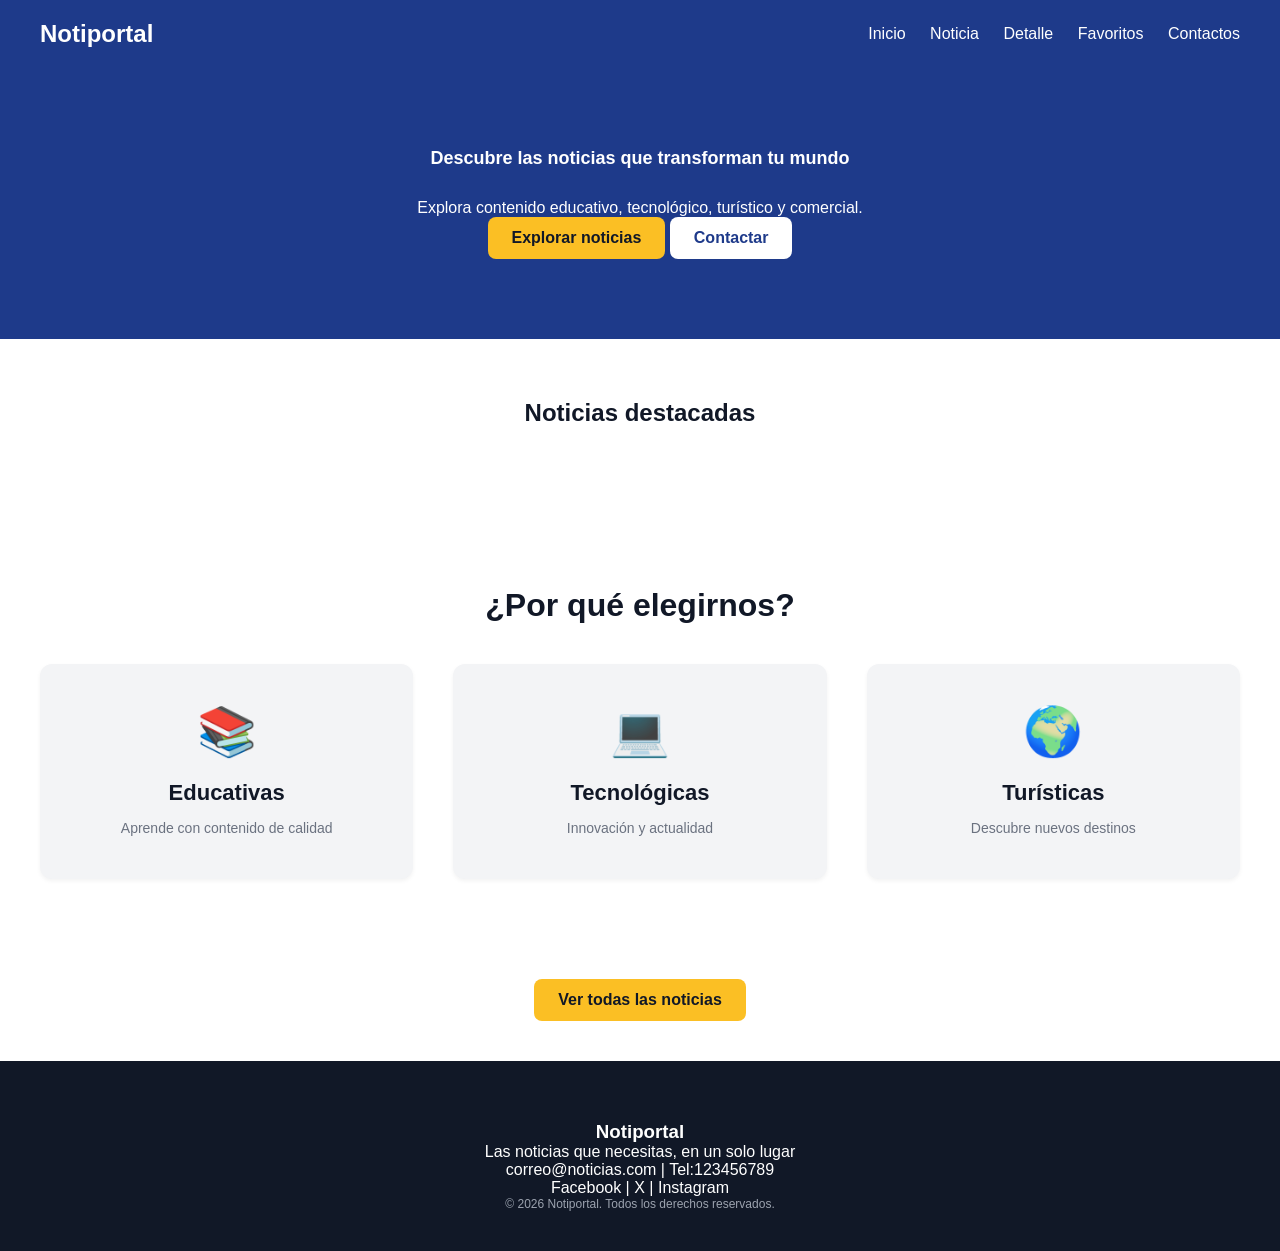
<file: index.html>
<!DOCTYPE html>
<html lang="es">

<head>
    <meta charset="UTF-8">
    <meta name="viewport" content="width=device-width, initial-scale=1.0">
    <title>Notiportal - Inicio</title>
      <link rel="stylesheet" href="css/styles.css"> 
</head>
<body>
<!-- HEADER -->
    <header class="header">
        <div class="logo">Notiportal</div>
        <nav class="menu">
            <a href="index.html"> Inicio</a>
            <a href="listado.html"> Noticia</a>
            <a href="detalle.html"> Detalle</a>
            <a href="favoritos.html"> Favoritos</a>
            <a href="contacto.html"> Contactos</a>
        </nav>
        
    </header>
        
<!-- HERO -->
 <section class="hero">
    <h1>Descubre las noticias que transforman tu mundo</h1>
    <p>Explora contenido educativo, tecnológico, turístico y comercial.</p>
    <div class="hero-botones">
        <a href="listado.html" class="btn-primario">Explorar noticias</a>
        <a href="contacto.html" class="btn-secundario">Contactar</a>
    </div>
    </section>
 <!-- NOTICIAS DESTACADAS -->
  <section class="noticias">
    <h2>Noticias destacadas</h2>
    <div class="grid-cards" id="contenedor-noticias">
<!-- Las cards se cargan dinámicamente desde JSON -->
    </div>
    </section>

<!-- ¿POR QUÉ ELEGIRNOS? -->   
 <section class="elegirnos">
    <h2>¿Por qué elegirnos?</h2>
    <div class="grid-elegirnos">
        <div class="bloque">
         <span class="icono">📚</span> 
         <h3>Educativas</h3>  
         <p>Aprende con contenido de calidad</p>
        </div>
        <div class="bloque">
            <span class="icono">💻</span>
            <h3>Tecnológicas</h3>
            <p>Innovación y actualidad</p>
        </div>
        <div class="bloque">
            <span class="icono">🌍</span>
            <h3>Turísticas</h3>
            <p>Descubre nuevos destinos</p>
        </div>
    </div>
 </section>

 
<!-- CTA FINAL -->
 <section class="cta-final"> 
<a href="listado.html" class="btn-primario"> Ver todas las noticias</a>
 </section>

<!-- FOOTER -->
 <footer class="footer">
    <div class="footer-contenido">
    </div>
    <h3>Notiportal</h3>
    <p>Las noticias que necesitas, en un solo lugar</p>
    <div>
    </div>
    <p>correo@noticias.com | Tel:123456789</p>
    <div>
    </div>
    <p>Facebook | X | Instagram</p>
    <div>
    </div>
    <p class="copyright">© 2026 Notiportal. Todos los derechos reservados.</p>
 </footer>
 <script src="js/app.js"></script>
 <script src="js/favoritos.js"></script>
</body>
</html>
</file>
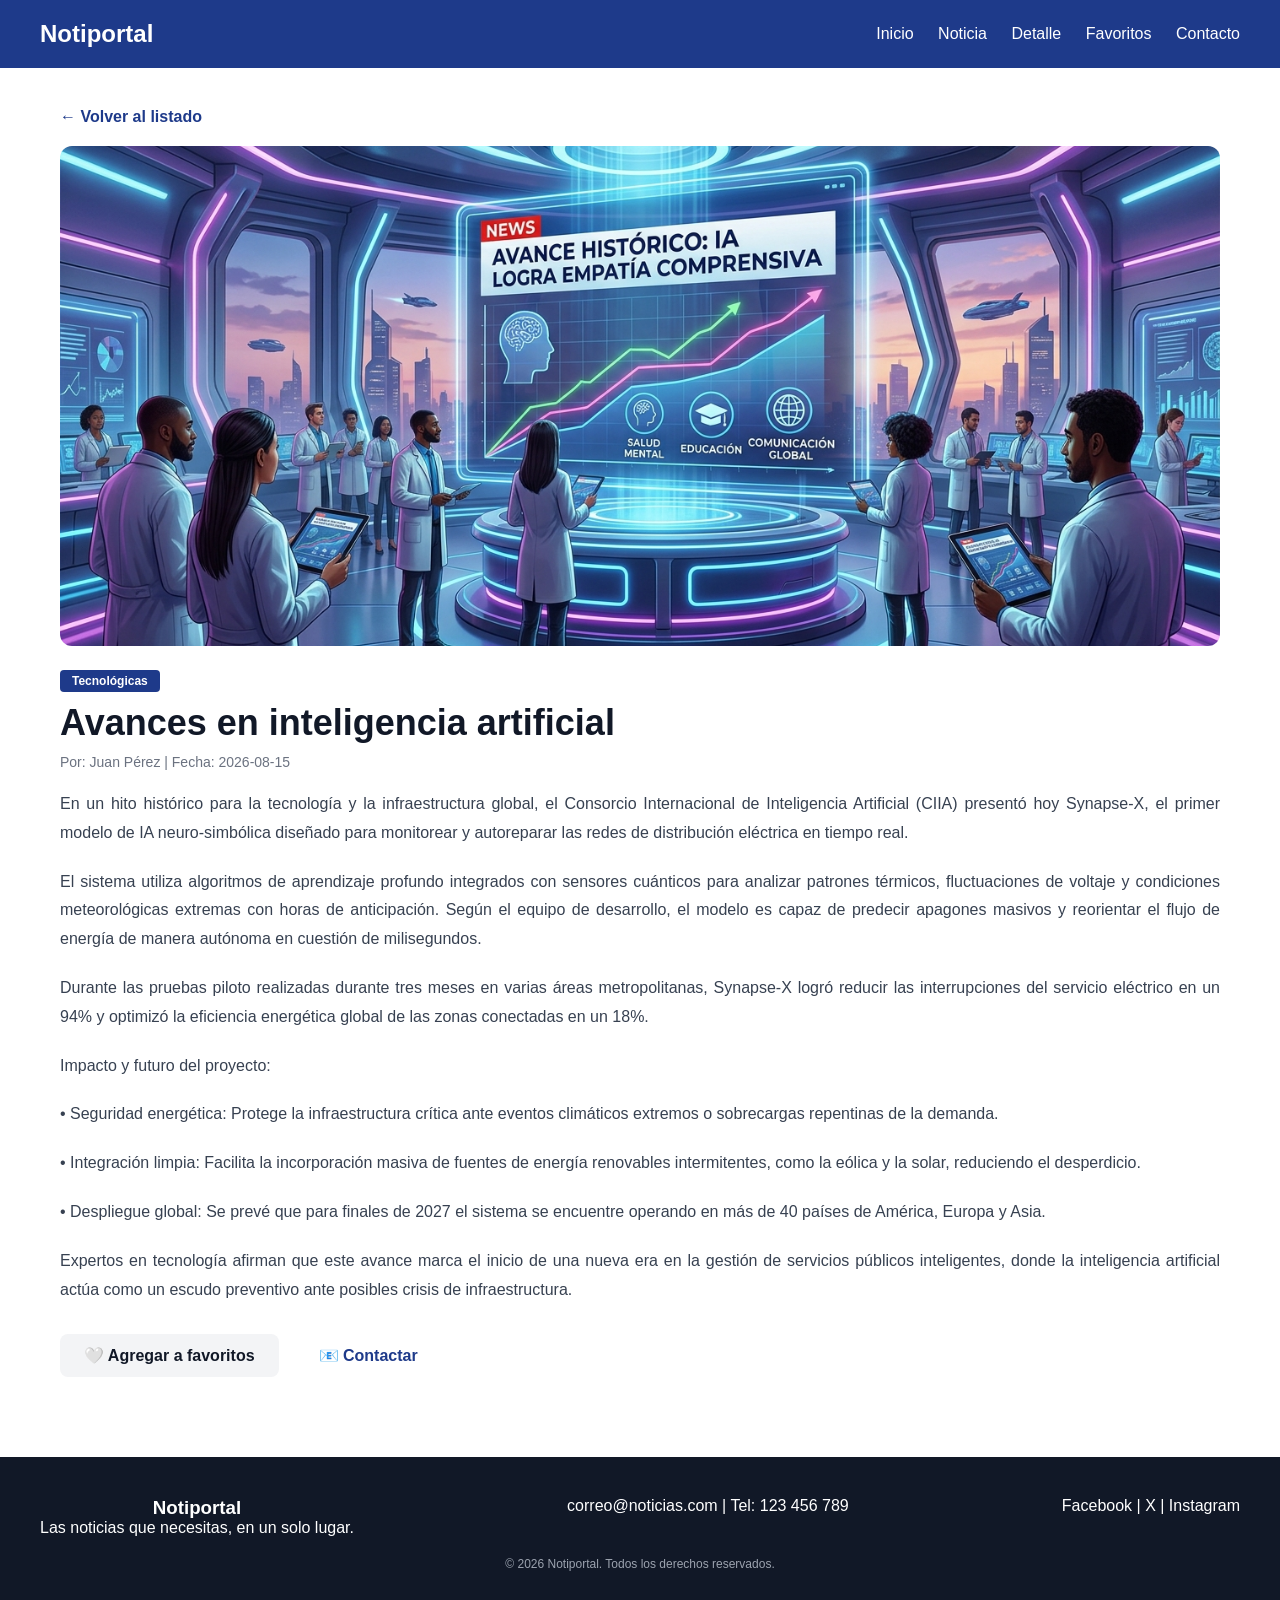
<file: detalle.html>
<!DOCTYPE html>
<html lang="es">
<head>
  <meta charset="UTF-8">
  <meta name="viewport" content="width=device-width, initial-scale=1.0">
  <title>Notiportal - Detalle de la Noticia</title>
  <link rel="stylesheet" href="css/styles.css">
</head>
<body>

  <!-- HEADER -->
  <header class="header">
    <div class="logo">Notiportal</div>
    <nav class="menu">
      <a href="index.html">Inicio</a>
      <a href="listado.html">Noticia</a>
      <a href="detalle.html">Detalle</a>
      <a href="favoritos.html">Favoritos</a>
      <a href="contacto.html">Contacto</a>
    </nav>
  </header>

  <!-- CONTENIDO DEL DETALLE -->
  <section class="detalle">
    <a href="listado.html" class="volver">← Volver al listado</a>
    <div id="detalle-contenido">
      <!-- El contenido se carga dinámicamente desde JSON -->
    </div>
  </section>

  <!-- FOOTER -->
  <footer class="footer">
    <div class="footer-contenido">
      <div>
        <h3>Notiportal</h3>
        <p>Las noticias que necesitas, en un solo lugar.</p>
      </div>
      <div>
        <p>correo@noticias.com | Tel: 123 456 789</p>
      </div>
      <div>
        <p>Facebook | X | Instagram</p>
      </div>
    </div>
    <p class="copyright">© 2026 Notiportal. Todos los derechos reservados.</p>
  </footer>

  <script src="js/app.js"></script>
  <script src="js/detalle.js"></script>
  <script src="js/favoritos.js"></script>
  <script src="js/detalle.js"></script>

</body>
</html>
</file>
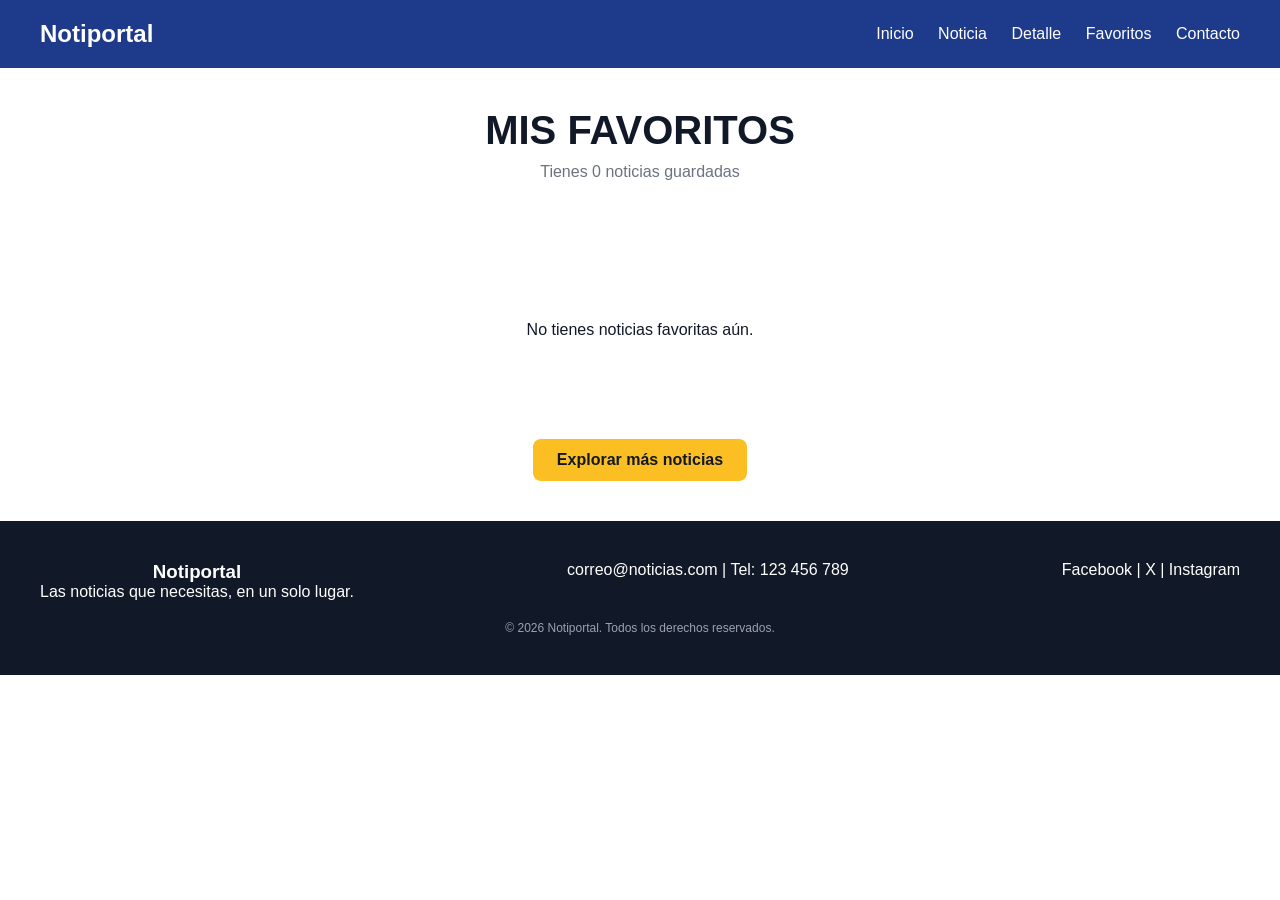
<file: favoritos.html>
<!DOCTYPE html>
<html lang="es">
<head>
  <meta charset="UTF-8">
  <meta name="viewport" content="width=device-width, initial-scale=1.0">
  <title>Notiportal - Mis Favoritos</title>
  <link rel="stylesheet" href="css/styles.css">
</head>
<body>

  <!-- HEADER -->
  <header class="header">
    <div class="logo">Notiportal</div>
    <nav class="menu">
      <a href="index.html">Inicio</a>
      <a href="listado.html">Noticia</a>
      <a href="detalle.html">Detalle</a>
      <a href="favoritos.html">Favoritos</a>
      <a href="contacto.html">Contacto</a>
    </nav>
  </header>

  <!-- TÍTULO -->
  <section class="titulo-seccion">
    <h1>MIS FAVORITOS</h1>
    <p id="contador-favoritos">Tienes 0 noticias guardadas</p>
  </section>

  <!-- GRID DE FAVORITOS -->
  <section class="noticias">
    <div class="grid-cards" id="contenedor-favoritos">
      <!-- Las cards favoritas se cargan dinámicamente -->
    </div>
  </section>

  <!-- CTA FINAL -->
  <section class="cta-final">
    <a href="listado.html" class="btn-primario">Explorar más noticias</a>   
  </section>

  <!-- FOOTER -->
  <footer class="footer">
    <div class="footer-contenido">
      <div>
        <h3>Notiportal</h3>
        <p>Las noticias que necesitas, en un solo lugar.</p>
      </div>
      <div>
        <p>correo@noticias.com | Tel: 123 456 789</p>
      </div>
      <div>
        <p>Facebook | X | Instagram</p>
      </div>
    </div>
    <p class="copyright">© 2026 Notiportal. Todos los derechos reservados.</p>
  </footer>

  <script src="js/app.js"></script>
  <script src="js/favoritos.js"></script>

</body>
</html>
</file>
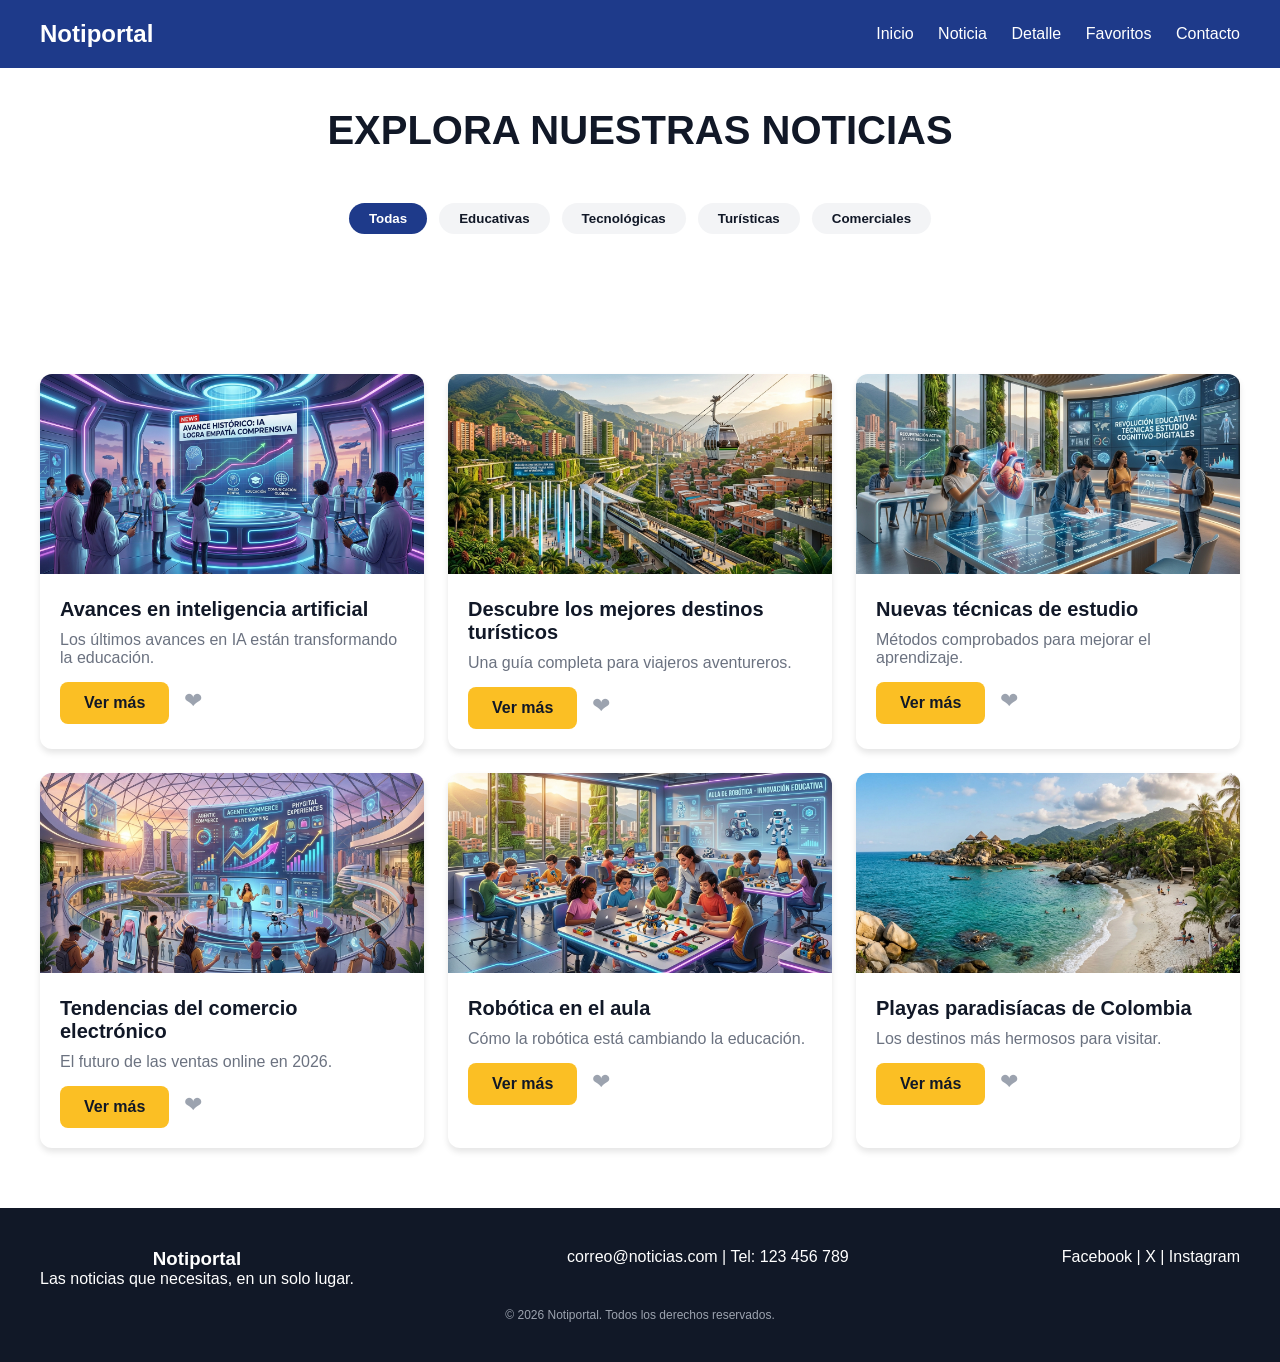
<file: listado.html>
<!DOCTYPE html>
<html lang="es">
<head>
  <meta charset="UTF-8">
  <meta name="viewport" content="width=device-width, initial-scale=1.0">
  <title>Notiportal - Listado de Noticias</title>
  <link rel="stylesheet" href="css/styles.css">
</head>
<body>

  <!-- HEADER -->
  <header class="header">
    <div class="logo">Notiportal</div>
    <nav class="menu">
      <a href="index.html">Inicio</a>
      <a href="listado.html">Noticia</a>
      <a href="detalle.html">Detalle</a>
      <a href="favoritos.html">Favoritos</a>
      <a href="contacto.html">Contacto</a>
    </nav>
  </header>

  <!-- TÍTULO -->
  <section class="titulo-seccion">
    <h1>EXPLORA NUESTRAS NOTICIAS</h1>
  </section>

  <!-- FILTROS -->
  <section class="filtros">
    <button class="filtro activo" data-categoria="todas">Todas</button>
    <button class="filtro" data-categoria="Educativas">Educativas</button>
    <button class="filtro" data-categoria="Tecnológicas">Tecnológicas</button>
    <button class="filtro" data-categoria="Turísticas">Turísticas</button>
    <button class="filtro" data-categoria="Comerciales">Comerciales</button>
  </section>

  <!-- GRID DE NOTICIAS -->
  <section class="noticias">
    <div class="grid-cards" id="contenedor-listado">
      <!-- Las cards se cargan dinámicamente desde JSON -->
    </div>
  </section>

  <!-- FOOTER -->
  <footer class="footer">
    <div class="footer-contenido">
      <div>
        <h3>Notiportal</h3>
        <p>Las noticias que necesitas, en un solo lugar.</p>
      </div>
      <div>
        <p>correo@noticias.com | Tel: 123 456 789</p>
      </div>
      <div>
        <p>Facebook | X | Instagram</p>
      </div>
    </div>
    <p class="copyright">© 2026 Notiportal. Todos los derechos reservados.</p>
  </footer>

  <script src="js/app.js"></script>
<script src="js/favoritos.js"></script>
<script>
  document.addEventListener('DOMContentLoaded', async () => {
    const noticias = await cargarNoticias();
    renderizarCards(noticias, 'contenedor-listado');

    // Filtros
    const botonesFiltro = document.querySelectorAll('.filtro');
    botonesFiltro.forEach(boton => {
      boton.addEventListener('click', () => {
        botonesFiltro.forEach(b => b.classList.remove('activo'));
        boton.classList.add('activo');

        const categoria = boton.dataset.categoria;
        const filtradas = categoria === 'todas'
          ? noticias
          : noticias.filter(n => n.categoria === categoria);

        renderizarCards(filtradas, 'contenedor-listado');
      });
    });
  });
</script>
</body>
</html>
</file>
<file: css/styles.css>
/* styles.css - Estilos generales */
*{
    margin: 0;
    padding: 0;
    box-sizing: border-box;
    font-family: 'Open sans', sans-serif;
}

body {
    background-color: #ffffff;
    color: #111827;
}
/* HEADER */
.header {
    background-color: #1E3A8A;
    color: white;
    padding: 20px 40px;
    display: flex;
    justify-content: space-between;
    align-items: center;
}
.logo{
    font-size: 24px;
    font-weight: bold;
}

.menu a {
    color: white;
    text-decoration: none;
    margin-left: 20px;
}

/* Hero */
.hero {
    background-color:  #1E3A8A;
    color: white;
    text-align: center;
    padding: 80px 20px;
}

.hero h1 {
    font-size: 18px;
    margin-bottom: 30px;
}

.btn-primario {
    background-color: #FBBF24;
    color: #111827;
    padding: 12px 24px;
    border-radius: 8px;
    text-decoration: none;
    font-weight: bold;
    display: inline-block;
}

.btn-secundario {
  background-color: white;
  color: #1E3A8A;
  padding: 12px 24px;
  border-radius: 8px;
  text-decoration: none;
  font-weight: bold;
  display: inline-block;
}

/* GRID DE CARDS */
.noticias {
  padding: 60px 40px;
  text-align: center;
}

.grid-cards {
  display: grid;
  grid-template-columns: repeat(auto-fit, minmax(300px, 1fr));
  gap: 24px;
  margin-top: 40px;
}

.card {
  background-color: white;
  border-radius: 12px;
  box-shadow: 0 4px 6px rgba(0,0,0,0.1);
  overflow: hidden;
  text-align: left;
}

.card img {
  width: 100%;
  height: 200px;
  object-fit: cover;
  background-color: #F3F4F6;
}

.card-contenido {
  padding: 20px;
}

.card h3 {
  font-size: 20px;
  margin-bottom: 10px;
}

.card p {
  color: #6B7280;
  margin-bottom: 15px;
}

/* CORAZÓN DE FAVORITOS */
.favorito {
  display: inline-block;
  font-size: 22px;
  cursor: pointer;
  margin-left: 10px;
  color: #9CA3AF;   /* Gris cuando NO es favorito */
  transition: color 0.3s ease, transform 0.2s ease;
  user-select: none;
}

.favorito:hover {
  transform: scale(1.2);   /* Se agranda al pasar el mouse */
}

.favorito.activo {
  color: #DC2626;   /* Rojo cuando SÍ es favorito */
}

/* FOOTER */
.footer {
  background-color: #111827;
  color: white;
  padding: 40px;
  text-align: center;
}

.footer-contenido {
  display: flex;
  justify-content: space-between;
  flex-wrap: wrap;
  margin-bottom: 20px;
}

.copyright {
  font-size: 12px;
  color: #9CA3AF;
}

/* TÍTULO DE SECCIÓN */
.titulo-seccion {
  text-align: center;
  padding: 40px 20px;
}

.titulo-seccion h1 {
  font-size: 40px;
  color: #111827;
  margin-bottom: 10px;
}

.titulo-seccion p {
  color: #6B7280;
  font-size: 16px;
}

/* FILTROS */
.filtros {
  display: flex;
  justify-content: center;
  gap: 12px;
  flex-wrap: wrap;
  padding: 0 20px 40px;
}

.filtro {
  padding: 8px 20px;
  border: none;
  border-radius: 20px;
  background-color: #F3F4F6;
  color: #111827;
  font-weight: bold;
  cursor: pointer;
}

.filtro.activo {
  background-color: #1E3A8A;
  color: white;
}

/* PAGINACIÓN */
.paginacion {
  display: flex;
  justify-content: center;
  gap: 8px;
  padding: 40px 20px;
}

.btn-pag {
  width: 40px;
  height: 40px;
  border: none;
  border-radius: 8px;
  background-color: #F3F4F6;
  cursor: pointer;
  font-weight: bold;
}

.btn-pag.activo {
  background-color: #1E3A8A;
  color: white;
}

/* DETALLE */
.detalle {
  max-width: 1200px;
  margin: 0 auto;
  padding: 40px 20px;
}

.volver {
  color: #1E3A8A;
  text-decoration: none;
  font-weight: bold;
  display: inline-block;
  margin-bottom: 20px;
}

.detalle-imagen {
  width: 100%;
  height: 500px;
  object-fit: cover;
  border-radius: 12px;
  margin-bottom: 20px;
  background-color: #F3F4F6;
}

.badge {
  display: inline-block;
  background-color: #1E3A8A;
  color: white;
  padding: 4px 12px;
  border-radius: 4px;
  font-size: 12px;
  font-weight: bold;
  margin-bottom: 10px;
}

.detalle h1 {
  font-size: 36px;
  margin-bottom: 10px;
}

.metadatos {
  color: #6B7280;
  font-size: 14px;
  margin-bottom: 20px;
}

.contenido {
  font-size: 16px;
  line-height: 1.6;
  margin-bottom: 30px;
}

.detalle-botones {
  display: flex;
  gap: 16px;
  margin-bottom: 40px;
}

.btn-favorito {
  background-color: #DC2626;
  color: white;
  border: none;
  padding: 12px 24px;
  border-radius: 8px;
  font-weight: bold;
  cursor: pointer;
}

/* CONTACTO */
.contacto {
  max-width: 1200px;
  margin: 0 auto;
  padding: 40px 20px;
}

.contacto-contenedor {
  display: grid;
  grid-template-columns: 1fr 1fr;
  gap: 40px;
}

.formulario label {
  display: block;
  font-weight: bold;
  margin-bottom: 6px;
  margin-top: 16px;
}

.formulario input,
.formulario textarea {
  width: 100%;
  padding: 12px;
  border: 1px solid #D1D5DB;
  border-radius: 8px;
  font-size: 16px;
}

.formulario button {
  margin-top: 20px;
  border: none;
  cursor: pointer;
}

.info-contacto h3 {
  font-size: 20px;
  margin-bottom: 20px;
}

.info-contacto p {
  margin-bottom: 12px;
  color: #374151;
}

/* ELIMINAR FAVORITO */
.eliminar {
  color: #DC2626;
  font-size: 20px;
  cursor: pointer;
  margin-left: 10px;
  font-weight: bold;
}

/* CTA FINAL */
.cta-final {
  text-align: center;
  padding: 40px 20px;
}

/* RESPONSIVE */
@media (max-width: 768px) {
  .contacto-contenedor {
    grid-template-columns: 1fr;
  }
  .header {
    flex-direction: column;
    gap: 10px;
  }
  .menu a {
    margin: 0 10px;
  }
  .hero h1 {
    font-size: 32px;
  }
}
/* SECCIÓN ¿POR QUÉ ELEGIRNOS? */
.elegirnos {
  padding: 60px 40px;
  text-align: center;
  background-color: #ffffff;
}

.elegirnos h2 {
  font-size: 32px;
  font-weight: bold;
  color: #111827;
  margin-bottom: 40px;
  text-align: center;
}

.grid-elegirnos {
  display: grid;
  grid-template-columns: repeat(3, 1fr);
  gap: 40px;
  max-width: 1200px;
  margin: 0 auto;
}

.bloque {
  background-color: #F3F4F6;
  border-radius: 12px;
  padding: 40px 20px;
  text-align: center;
  box-shadow: 0 2px 4px rgba(0, 0, 0, 0.05);
}

.bloque .icono {
  font-size: 48px;
  display: block;
  margin-bottom: 20px;
}

.bloque h3 {
  font-size: 22px;
  font-weight: bold;
  color: #111827;
  margin-bottom: 12px;
}

.bloque p {
  font-size: 14px;
  color: #6B7280;
  line-height: 1.5;
}

/* RESPONSIVE para móvil */
@media (max-width: 768px) {
  .grid-elegirnos {
    grid-template-columns: 1fr;
  }
}
/* CONTENIDO DEL DETALLE */

.contenido p {
  font-size: 16px;
  line-height: 1.8;
  color: #374151;
  margin-bottom: 20px;
  text-align: justify;
}



/* BOTÓN DE FAVORITOS EN EL DETALLE */
.btn-favorito {
  background-color: #F3F4F6;
  color: #111827;
  border: none;
  padding: 12px 24px;
  border-radius: 8px;
  font-weight: bold;
  cursor: pointer;
  font-size: 16px;
  transition: background-color 0.3s ease, color 0.3s ease;
  font-family: inherit;
}

.btn-favorito:hover {
  background-color: #E5E7EB;
}

.btn-favorito.activo {
  background-color: #DC2626;
  color: white;
}

.btn-favorito.activo:hover {
  background-color: #B91C1C;
}
</file>
